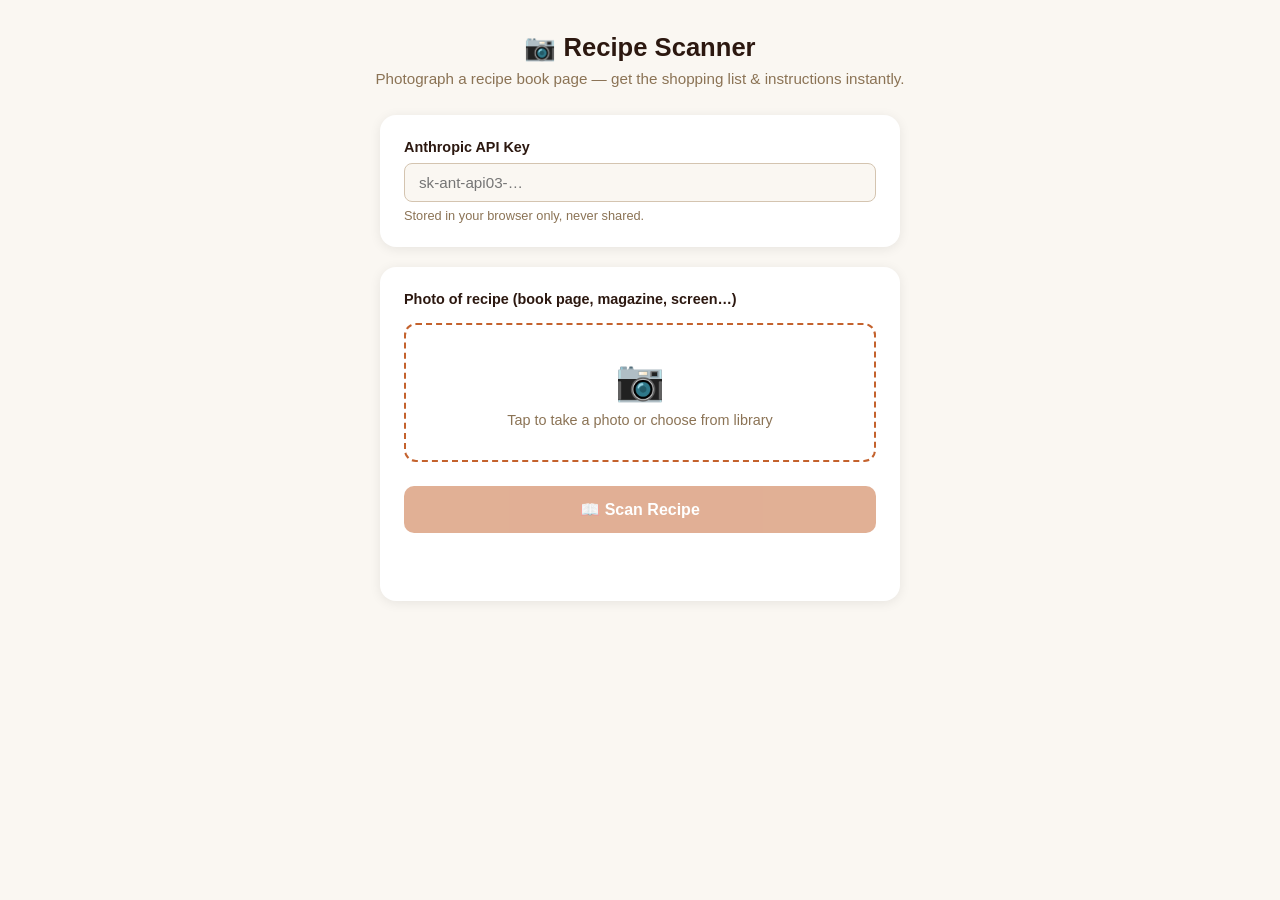
<file: recipe-scanner.html>
<!DOCTYPE html>
<html lang="en">
<head>
  <meta charset="UTF-8">
  <meta name="viewport" content="width=device-width, initial-scale=1">
  <title>Recipe Scanner</title>
  <style>
    * { box-sizing: border-box; margin: 0; padding: 0; }
    body {
      font-family: -apple-system, BlinkMacSystemFont, "Segoe UI", sans-serif;
      background: #FAF7F2;
      color: #2C1810;
      min-height: 100vh;
      display: flex;
      flex-direction: column;
      align-items: center;
      padding: 32px 16px;
    }
    h1 { font-size: 1.6rem; margin-bottom: 8px; }
    p.sub { color: #8B7355; margin-bottom: 28px; font-size: 0.95rem; text-align: center; }

    .card {
      background: #fff;
      border-radius: 16px;
      padding: 24px;
      width: 100%;
      max-width: 520px;
      box-shadow: 0 2px 12px rgba(0,0,0,0.08);
      margin-bottom: 20px;
    }
    label { display: block; font-weight: 600; margin-bottom: 8px; font-size: 0.9rem; }
    input[type="password"] {
      width: 100%;
      padding: 10px 14px;
      border: 1px solid #D4C4B0;
      border-radius: 8px;
      font-size: 0.95rem;
      background: #FAF7F2;
    }
    .photo-area {
      border: 2px dashed #C4622D;
      border-radius: 12px;
      padding: 32px;
      text-align: center;
      cursor: pointer;
      transition: background 0.2s;
      margin: 16px 0;
    }
    .photo-area:hover { background: #FFF3EE; }
    .photo-area input { display: none; }
    .photo-area .icon { font-size: 2.5rem; margin-bottom: 8px; }
    .photo-area p { color: #8B7355; font-size: 0.9rem; }
    #preview-img { width: 100%; border-radius: 8px; margin-top: 12px; display: none; }
    button.scan-btn {
      width: 100%;
      background: #C4622D;
      color: #fff;
      border: none;
      border-radius: 10px;
      padding: 14px;
      font-size: 1rem;
      font-weight: 600;
      cursor: pointer;
      margin-top: 8px;
    }
    button.scan-btn:disabled { opacity: 0.5; cursor: not-allowed; }
    #status { text-align: center; color: #8B7355; margin: 12px 0; font-size: 0.9rem; min-height: 20px; }
    .error { color: #c0392b; font-size: 0.9rem; margin-top: 8px; }

    /* Results */
    #result { display: none; }
    .result-header {
      display: flex;
      align-items: center;
      justify-content: space-between;
      margin-bottom: 4px;
    }
    .result-header h2 { font-size: 1.05rem; font-weight: 700; color: #C4622D; }
    .copy-btn {
      background: #F5EDE4;
      color: #C4622D;
      border: 1px solid #D4A984;
      border-radius: 8px;
      padding: 5px 12px;
      font-size: 0.82rem;
      font-weight: 600;
      cursor: pointer;
    }
    .copy-btn:active { background: #E8D5C4; }
    .result-section { margin-bottom: 24px; }
    .result-section:last-child { margin-bottom: 0; }
    .meta { font-size: 0.85rem; color: #8B7355; margin-bottom: 10px; }
    .result-section ul { list-style: none; padding: 0; }
    .result-section ol { padding-left: 20px; }
    .result-section li {
      padding: 7px 0;
      border-bottom: 1px solid #F0E8DD;
      font-size: 0.95rem;
      line-height: 1.4;
    }
    .result-section ul li::before { content: "• "; color: #C4622D; font-weight: bold; }
    .result-section li:last-child { border-bottom: none; }
    .skipped {
      font-size: 0.82rem;
      color: #A0856B;
      margin-top: 8px;
      font-style: italic;
    }
    .toast {
      position: fixed;
      bottom: 24px;
      left: 50%;
      transform: translateX(-50%);
      background: #2C1810;
      color: #fff;
      padding: 10px 22px;
      border-radius: 20px;
      font-size: 0.9rem;
      opacity: 0;
      transition: opacity 0.3s;
      pointer-events: none;
      white-space: nowrap;
    }
    .toast.show { opacity: 1; }
  </style>
</head>
<body>
  <h1>📷 Recipe Scanner</h1>
  <p class="sub">Photograph a recipe book page — get the shopping list &amp; instructions instantly.</p>

  <div class="card">
    <label for="api-key">Anthropic API Key</label>
    <input type="password" id="api-key" placeholder="sk-ant-api03-…">
    <p style="font-size:0.8rem;color:#8B7355;margin-top:6px">Stored in your browser only, never shared.</p>
  </div>

  <div class="card">
    <label>Photo of recipe (book page, magazine, screen…)</label>
    <div class="photo-area" onclick="document.getElementById('file-input').click()">
      <div class="icon">📷</div>
      <p>Tap to take a photo or choose from library</p>
      <input type="file" id="file-input" accept="image/*">
    </div>
    <img id="preview-img" alt="Preview">
    <button class="scan-btn" id="scan-btn" disabled>📖 Scan Recipe</button>
    <div id="status"></div>
    <div class="error" id="error-msg"></div>
  </div>

  <div class="card" id="result">
    <div class="result-section">
      <div class="result-header">
        <h2>🛒 Ingredients to buy</h2>
        <button class="copy-btn" id="copy-btn">📋 Copy list</button>
      </div>
      <div class="meta" id="servings-meta"></div>
      <ul id="ingredients-list"></ul>
      <div class="skipped" id="skipped-msg"></div>
    </div>
    <div class="result-section">
      <h2>👨‍🍳 Instructions</h2>
      <ol id="instructions-list"></ol>
    </div>
    <button class="scan-btn" id="save-btn" style="background:#5C8B3A;margin-top:8px">
      📚 Save to MyCookbook
    </button>
    <div class="error" id="save-error"></div>
  </div>

  <div class="toast" id="toast"></div>

  <script>
    const PROMPT = `You are a smart recipe assistant. Look at this photo of a recipe — it may be one or two pages of a recipe book, a magazine, a handwritten card, or any other format.

Extract the recipe and return a JSON object with these exact fields:

{
  "title": "Recipe name",
  "servings": 4,
  "ingredients": ["200g pasta", "1 onion", "400g canned tomatoes"],
  "skipped_staples": ["salt", "pepper", "olive oil"],
  "instructions": ["Boil the pasta for 10 minutes.", "Fry the onion until soft."]
}

Rules:
1. ingredients: include ONLY things someone needs to BUY. Always include quantities and units. Do NOT include everyday staples people already have at home — skip these into skipped_staples instead. Common staples to skip: salt, pepper, black pepper, olive oil, sunflower oil, vegetable oil, butter, water, plain flour, sugar, white sugar, brown sugar, vinegar, baking powder, baking soda, garlic (only if used as a basic seasoning).
2. skipped_staples: list every staple you left out.
3. Remove any footnote references, numbers or symbols from ingredient names (e.g. "Mayonnaise 3)" → "Mayonnaise", "Flour *" → "Flour").
4. instructions: one clear cooking step per item, in order. If steps span two pages, include all of them.
5. servings: how many people the recipe serves (integer). Estimate from quantities if not stated.
6. If the photo shows two pages, extract from both pages.
7. Return ONLY the JSON object. No markdown, no explanation, no code fences.`;

    const apiKeyInput = document.getElementById("api-key");
    const fileInput   = document.getElementById("file-input");
    const previewImg  = document.getElementById("preview-img");
    const scanBtn     = document.getElementById("scan-btn");
    const status      = document.getElementById("status");
    const errorMsg    = document.getElementById("error-msg");
    const result      = document.getElementById("result");
    const copyBtn     = document.getElementById("copy-btn");
    const saveBtn     = document.getElementById("save-btn");
    const saveError   = document.getElementById("save-error");
    const toastEl     = document.getElementById("toast");

    const MYCOOKBOOK_URL = "https://web-production-51557.up.railway.app";

    apiKeyInput.value = localStorage.getItem("anthropic_key") || "";
    apiKeyInput.addEventListener("change", () =>
      localStorage.setItem("anthropic_key", apiKeyInput.value.trim())
    );

    let imageBase64 = null;
    let lastIngredients = [];
    let lastRecipe = null;

    fileInput.addEventListener("change", async () => {
      const file = fileInput.files[0];
      if (!file) return;
      errorMsg.textContent = "";
      result.style.display = "none";
      status.textContent = "Resizing image…";
      imageBase64 = await resizeImage(file);
      previewImg.src = "data:image/jpeg;base64," + imageBase64;
      previewImg.style.display = "block";
      scanBtn.disabled = false;
      status.textContent = "";
    });

    scanBtn.addEventListener("click", async () => {
      const key = apiKeyInput.value.trim();
      if (!key) { errorMsg.textContent = "Please enter your API key."; return; }
      if (!imageBase64) { errorMsg.textContent = "Please select a photo first."; return; }

      scanBtn.disabled = true;
      errorMsg.textContent = "";
      result.style.display = "none";
      status.textContent = "Reading recipe… (takes a few seconds)";

      try {
        const resp = await fetch("https://api.anthropic.com/v1/messages", {
          method: "POST",
          headers: {
            "Content-Type": "application/json",
            "x-api-key": key,
            "anthropic-version": "2023-06-01",
            "anthropic-dangerous-direct-browser-access": "true",
          },
          body: JSON.stringify({
            model: "claude-haiku-4-5-20251001",
            max_tokens: 2048,
            messages: [{
              role: "user",
              content: [
                { type: "image", source: { type: "base64", media_type: "image/jpeg", data: imageBase64 } },
                { type: "text", text: PROMPT }
              ]
            }]
          })
        });

        const data = await resp.json();
        if (!resp.ok) {
          errorMsg.textContent = "API error: " + (data.error?.message || resp.status);
          return;
        }

        const raw = data.content[0].text.trim()
          .replace(/^```(?:json)?\n?/, "").replace(/\n?```$/, "").trim();
        const recipe = JSON.parse(raw);

        lastIngredients = recipe.ingredients || [];

        document.getElementById("servings-meta").textContent =
          recipe.servings ? `For ${recipe.servings} people` : "";

        document.getElementById("ingredients-list").innerHTML =
          lastIngredients.map(i => `<li>${escHtml(i)}</li>`).join("");

        const skipped = recipe.skipped_staples || [];
        document.getElementById("skipped-msg").textContent =
          skipped.length ? `Already assumed at home: ${skipped.join(", ")}` : "";

        document.getElementById("instructions-list").innerHTML =
          (recipe.instructions || []).map(s => `<li>${escHtml(s)}</li>`).join("");

        lastRecipe = recipe;
        saveError.textContent = "";
        result.style.display = "block";
        status.textContent = "";
        result.scrollIntoView({ behavior: "smooth" });
      } catch (err) {
        errorMsg.textContent = "Error: " + err.message;
        status.textContent = "";
      } finally {
        scanBtn.disabled = false;
      }
    });

    copyBtn.addEventListener("click", () => {
      if (!lastIngredients.length) return;
      const text = "🛒 Shopping list\n\n" + lastIngredients.map(i => "• " + i).join("\n");
      navigator.clipboard.writeText(text)
        .then(() => showToast("Copied to clipboard!"))
        .catch(() => {
          // Fallback for older iOS
          const ta = document.createElement("textarea");
          ta.value = text;
          ta.style.position = "fixed"; ta.style.opacity = "0";
          document.body.appendChild(ta);
          ta.focus(); ta.select();
          document.execCommand("copy");
          document.body.removeChild(ta);
          showToast("Copied!");
        });
    });

    saveBtn.addEventListener("click", () => {
      if (!lastRecipe) return;
      const payload = {
        title: lastRecipe.title || "Scanned Recipe",
        description: "",
        image: "",
        ingredients: lastRecipe.ingredients || [],
        instructions: lastRecipe.instructions || [],
        prepTime: "",
        cookTime: "",
        servings: lastRecipe.servings || null,
        source_url: "",
        tags: [],
      };
      const encoded = btoa(unescape(encodeURIComponent(JSON.stringify(payload))));
      window.location.href = MYCOOKBOOK_URL + "/save-from-scanner?recipe=" + encoded;
    });

    function showToast(msg) {
      toastEl.textContent = msg;
      toastEl.classList.add("show");
      setTimeout(() => toastEl.classList.remove("show"), 2000);
    }

    function escHtml(str) {
      return str.replace(/&/g,"&amp;").replace(/</g,"&lt;").replace(/>/g,"&gt;");
    }

    function resizeImage(file) {
      return new Promise((resolve, reject) => {
        const img = new Image();
        const url = URL.createObjectURL(file);
        img.onload = () => {
          URL.revokeObjectURL(url);
          const MAX = 1200;
          let { width, height } = img;
          if (width > MAX || height > MAX) {
            if (width > height) { height = Math.round(height * MAX / width); width = MAX; }
            else { width = Math.round(width * MAX / height); height = MAX; }
          }
          const canvas = document.createElement("canvas");
          canvas.width = width; canvas.height = height;
          canvas.getContext("2d").drawImage(img, 0, 0, width, height);
          resolve(canvas.toDataURL("image/jpeg", 0.85).split(",")[1]);
        };
        img.onerror = reject;
        img.src = url;
      });
    }
  </script>
</body>
</html>
</file>
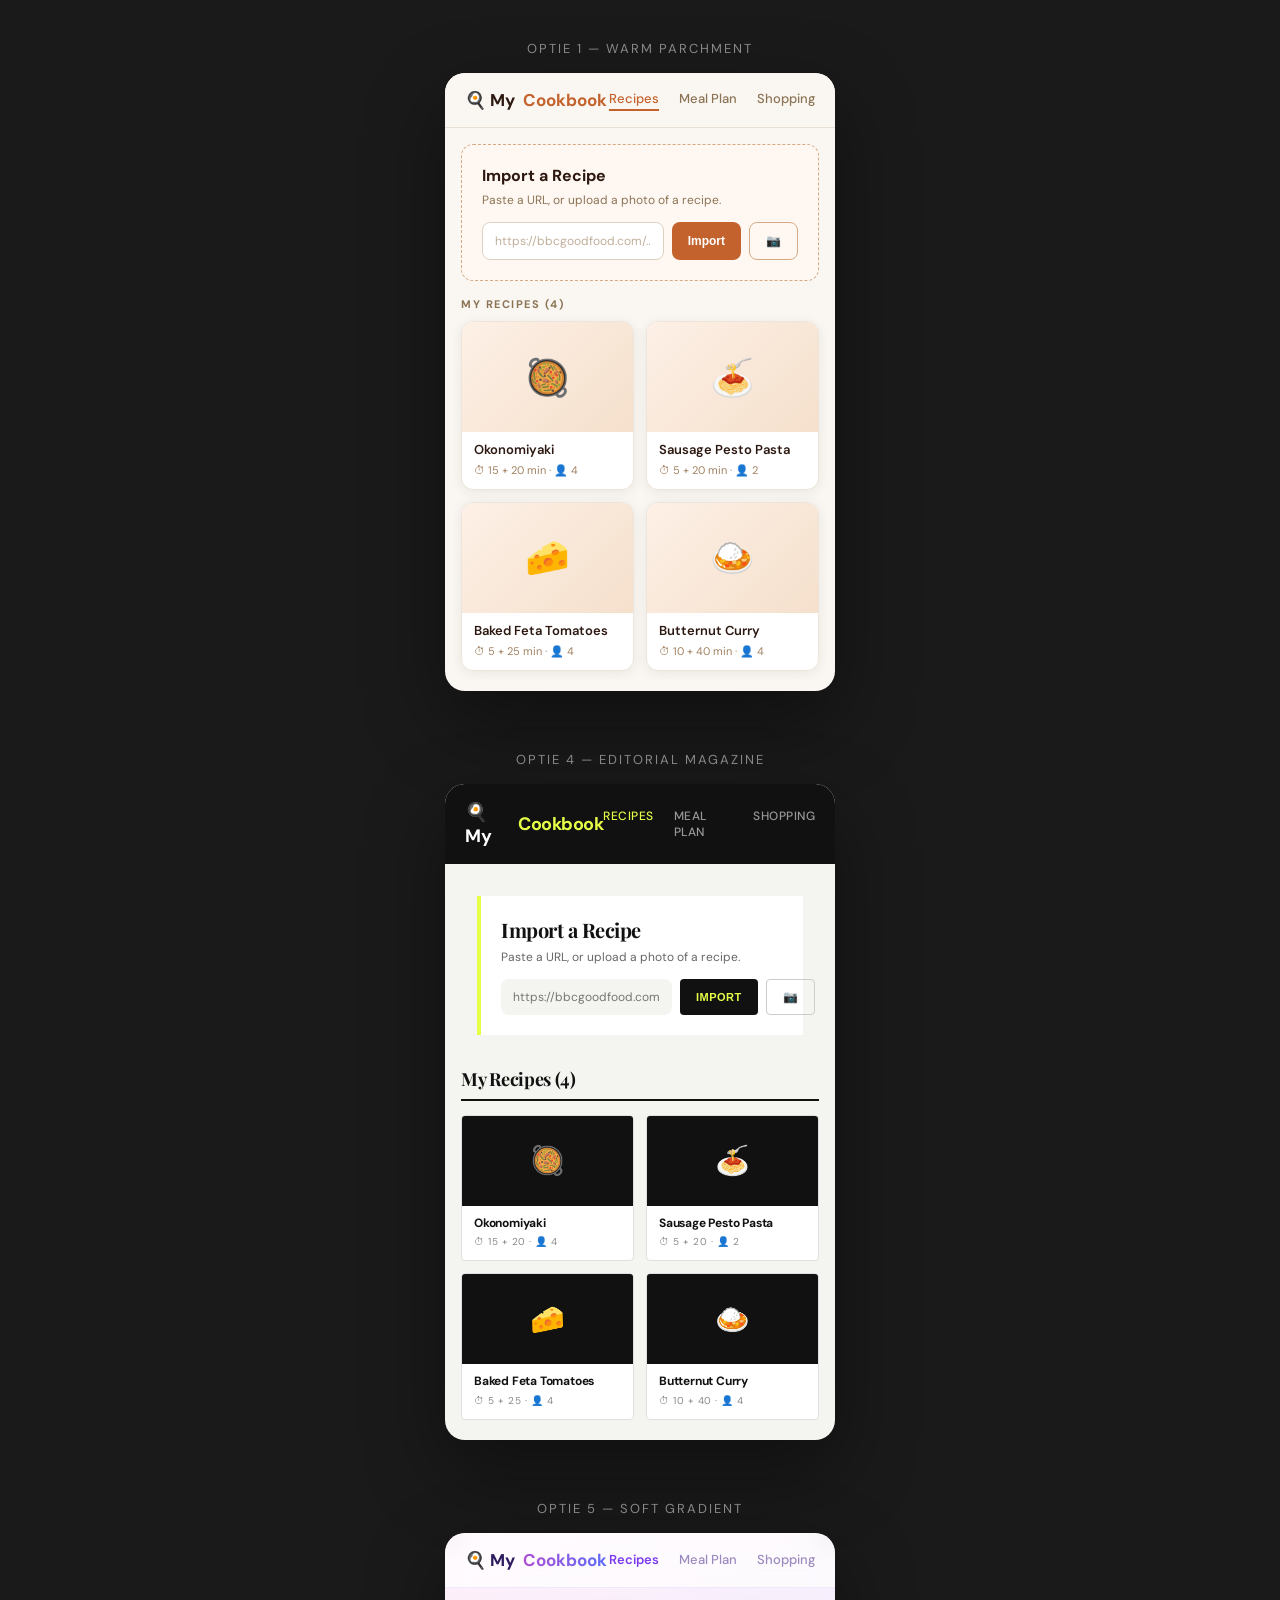
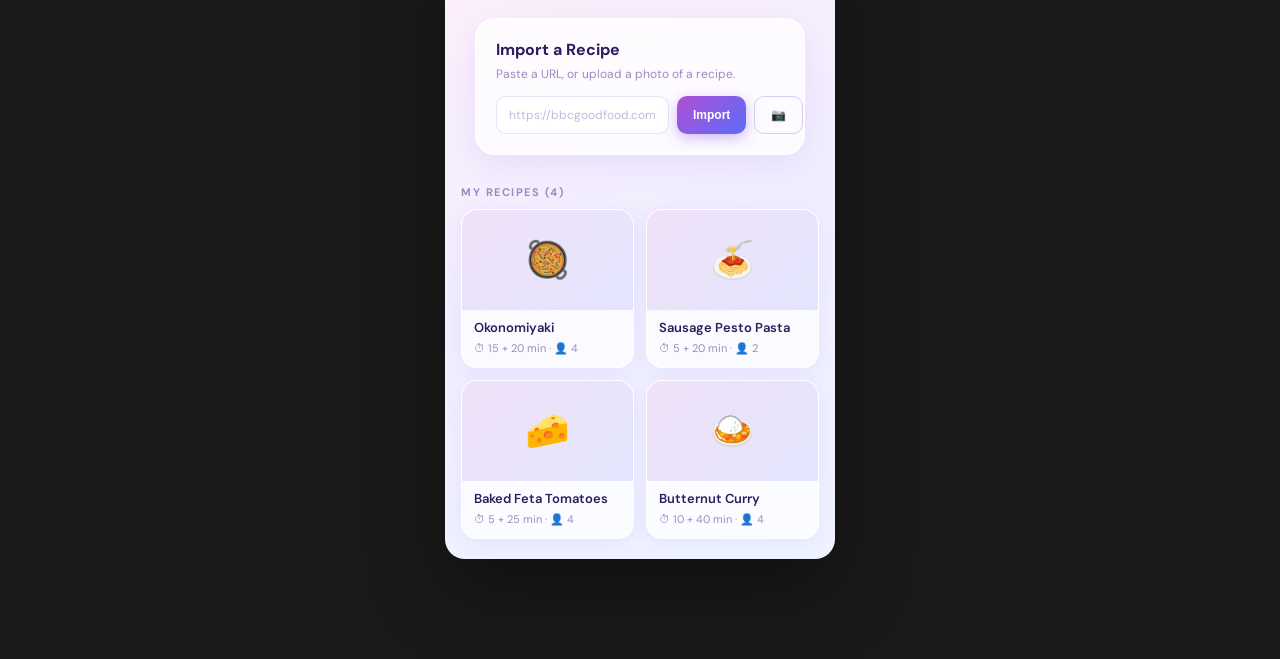
<file: static/mockups.html>
<!DOCTYPE html>
<html lang="en">
<head>
<meta charset="UTF-8">
<meta name="viewport" content="width=device-width, initial-scale=1.0">
<title>Design Mockups</title>
<link rel="preconnect" href="https://fonts.googleapis.com">
<link href="https://fonts.googleapis.com/css2?family=DM+Sans:ital,opsz,wght@0,9..40,300;0,9..40,400;0,9..40,500;0,9..40,600;0,9..40,700;1,9..40,400&family=Playfair+Display:wght@700;800&display=swap" rel="stylesheet">
<style>
* { margin: 0; padding: 0; box-sizing: border-box; }
body { font-family: 'DM Sans', sans-serif; background: #1a1a1a; }

/* ─── SHARED LAYOUT ─── */
.mockup { width: 390px; margin: 0 auto 60px; border-radius: 20px; overflow: hidden; box-shadow: 0 30px 80px rgba(0,0,0,0.4); }
.mockup-label { text-align: center; color: #888; font-family: 'DM Sans', sans-serif; font-size: 13px; letter-spacing: 2px; text-transform: uppercase; margin-bottom: 16px; }
.section-wrapper { padding: 60px 24px; }

.mock-nav { display: flex; align-items: center; justify-content: space-between; padding: 16px 20px; }
.mock-brand { font-weight: 700; font-size: 17px; display: flex; align-items: center; gap: 8px; }
.mock-nav-links { display: flex; gap: 20px; font-size: 13px; font-weight: 500; }

.mock-import { border-radius: 12px; padding: 20px; margin: 16px; }
.mock-import h2 { font-size: 16px; font-weight: 700; margin-bottom: 6px; }
.mock-import p { font-size: 12px; margin-bottom: 14px; }
.mock-import-row { display: flex; gap: 8px; }
.mock-input { flex: 1; border-radius: 8px; padding: 10px 12px; font-size: 12px; border: none; outline: none; }
.mock-btn { padding: 10px 16px; border-radius: 8px; border: none; font-size: 12px; font-weight: 600; cursor: pointer; white-space: nowrap; }
.mock-btn-ghost { background: transparent; border: 1.5px solid; padding: 9px 16px; }

.mock-grid { display: grid; grid-template-columns: 1fr 1fr; gap: 12px; padding: 0 16px 20px; }
.mock-card { border-radius: 12px; overflow: hidden; }
.mock-card-img { height: 110px; display: flex; align-items: center; justify-content: center; font-size: 36px; }
.mock-card-body { padding: 10px 12px 12px; }
.mock-card-title { font-size: 13px; font-weight: 600; line-height: 1.3; margin-bottom: 4px; }
.mock-card-meta { font-size: 11px; }

.mock-section-title { font-size: 13px; font-weight: 700; letter-spacing: .5px; padding: 0 16px 10px; }

/* ═══════════════════════════════════════════════
   OPTION 1 — WARM PARCHMENT
═══════════════════════════════════════════════ */
.o1 { background: #FAF7F2; color: #2C1810; }
.o1 .mock-nav { background: #FAF7F2; border-bottom: 1px solid #E8E0D4; }
.o1 .mock-brand { color: #2C1810; }
.o1 .mock-brand span { color: #C4622D; }
.o1 .mock-nav-links a { color: #8B7355; text-decoration: none; }
.o1 .mock-nav-links a.active { color: #C4622D; border-bottom: 2px solid #C4622D; padding-bottom: 2px; }
.o1 .mock-import { background: #FFF8F2; border: 1.5px dashed #D4A984; }
.o1 .mock-import h2 { color: #2C1810; }
.o1 .mock-import p { color: #8B7355; }
.o1 .mock-input { background: #FFFFFF; color: #2C1810; border: 1.5px solid #DDD0C0; font-family: 'DM Sans', sans-serif; }
.o1 .mock-input::placeholder { color: #C0AE9A; }
.o1 .mock-btn-primary { background: #C4622D; color: #fff; }
.o1 .mock-btn-ghost { border-color: #D4A984; color: #8B7355; }
.o1 .mock-section-title { color: #8B7355; text-transform: uppercase; font-size: 11px; letter-spacing: 1.5px; }
.o1 .mock-card { background: #FFFFFF; box-shadow: 0 2px 12px rgba(44,24,16,.08); border: 1px solid #EDE5DC; }
.o1 .mock-card-img { background: linear-gradient(135deg, #FDF0E6, #F5E0CC); }
.o1 .mock-card-title { color: #2C1810; }
.o1 .mock-card-meta { color: #A08060; }

/* ═══════════════════════════════════════════════
   OPTION 4 — EDITORIAL MAGAZINE
═══════════════════════════════════════════════ */
.o4 { background: #F4F4F0; color: #111; }
.o4 .mock-nav { background: #111111; }
.o4 .mock-brand { color: #FFFFFF; letter-spacing: -0.5px; font-size: 18px; }
.o4 .mock-brand span { color: #E8FF47; }
.o4 .mock-nav-links a { color: #999; text-decoration: none; font-size: 12px; letter-spacing: .5px; text-transform: uppercase; }
.o4 .mock-nav-links a.active { color: #E8FF47; }
.o4 .mock-import { background: #FFFFFF; border-left: 4px solid #E8FF47; border-radius: 0; }
.o4 .mock-import h2 { font-family: 'Playfair Display', serif; font-size: 20px; letter-spacing: -0.5px; color: #111; }
.o4 .mock-import p { color: #666; }
.o4 .mock-input { background: #F4F4F0; color: #111; border: none; font-family: 'DM Sans', sans-serif; }
.o4 .mock-btn-primary { background: #111111; color: #E8FF47; border-radius: 4px; letter-spacing: .5px; text-transform: uppercase; font-size: 11px; }
.o4 .mock-btn-ghost { border-color: #CCC; color: #555; border-radius: 4px; }
.o4 .mock-section-title { font-family: 'Playfair Display', serif; font-size: 18px; font-weight: 700; letter-spacing: -0.3px; color: #111; padding-bottom: 8px; border-bottom: 2px solid #111; margin: 0 16px 14px; padding: 0 0 8px; }
.o4 .mock-grid { padding: 0 16px 20px; }
.o4 .mock-card { background: #FFFFFF; border-radius: 4px; box-shadow: none; border: 1px solid #E0E0E0; }
.o4 .mock-card-img { background: #111; font-size: 30px; height: 90px; }
.o4 .mock-card-title { color: #111; font-weight: 700; font-size: 12px; letter-spacing: -.2px; }
.o4 .mock-card-meta { color: #888; font-size: 10px; text-transform: uppercase; letter-spacing: .5px; }

/* ═══════════════════════════════════════════════
   OPTION 5 — SOFT GRADIENT
═══════════════════════════════════════════════ */
.o5 { background: linear-gradient(160deg, #FFF0FA 0%, #F0EEFF 50%, #EEF4FF 100%); color: #2D1B5E; }
.o5 .mock-nav { background: rgba(255,255,255,0.7); backdrop-filter: blur(12px); border-bottom: 1px solid rgba(180,160,220,.2); }
.o5 .mock-brand { color: #2D1B5E; }
.o5 .mock-brand span { background: linear-gradient(90deg, #B04FD4, #5B6CF8); -webkit-background-clip: text; -webkit-text-fill-color: transparent; }
.o5 .mock-nav-links a { color: #9B8AC0; text-decoration: none; }
.o5 .mock-nav-links a.active { color: #7C3AED; font-weight: 600; }
.o5 .mock-import { background: rgba(255,255,255,0.75); backdrop-filter: blur(16px); border: 1px solid rgba(255,255,255,0.9); border-radius: 20px; box-shadow: 0 8px 32px rgba(124,58,237,.1); }
.o5 .mock-import h2 { color: #2D1B5E; }
.o5 .mock-import p { color: #9B8AC0; }
.o5 .mock-input { background: rgba(255,255,255,0.8); color: #2D1B5E; border: 1px solid rgba(180,160,220,.3); font-family: 'DM Sans', sans-serif; border-radius: 10px; }
.o5 .mock-input::placeholder { color: #C4B8DE; }
.o5 .mock-btn-primary { background: linear-gradient(135deg, #B04FD4, #5B6CF8); color: #fff; border-radius: 10px; box-shadow: 0 4px 14px rgba(124,58,237,.35); }
.o5 .mock-btn-ghost { border-color: rgba(180,160,220,.5); color: #9B8AC0; border-radius: 10px; }
.o5 .mock-section-title { color: #9B8AC0; font-size: 11px; text-transform: uppercase; letter-spacing: 1.5px; }
.o5 .mock-card { background: rgba(255,255,255,0.75); backdrop-filter: blur(10px); border: 1px solid rgba(255,255,255,0.9); box-shadow: 0 4px 20px rgba(124,58,237,.08); border-radius: 16px; }
.o5 .mock-card-img { background: linear-gradient(135deg, rgba(176,79,212,.15), rgba(91,108,248,.15)); border-radius: 0; height: 100px; }
.o5 .mock-card-title { color: #2D1B5E; }
.o5 .mock-card-meta { color: #9B8AC0; }
</style>
</head>
<body>
<div style="padding: 40px 24px;">

  <!-- ───── OPTIE 1 ───── -->
  <p class="mockup-label">Optie 1 — Warm Parchment</p>
  <div class="mockup o1">
    <nav class="mock-nav">
      <div class="mock-brand">🍳 My<span>Cookbook</span></div>
      <div class="mock-nav-links">
        <a href="#" class="active">Recipes</a>
        <a href="#">Meal Plan</a>
        <a href="#">Shopping</a>
      </div>
    </nav>
    <div class="mock-import">
      <h2>Import a Recipe</h2>
      <p>Paste a URL, or upload a photo of a recipe.</p>
      <div class="mock-import-row">
        <input class="mock-input" placeholder="https://bbcgoodfood.com/…" readonly>
        <button class="mock-btn mock-btn-primary">Import</button>
        <button class="mock-btn mock-btn-ghost">📷</button>
      </div>
    </div>
    <p class="mock-section-title">My Recipes (4)</p>
    <div class="mock-grid">
      <div class="mock-card"><div class="mock-card-img">🥘</div><div class="mock-card-body"><div class="mock-card-title">Okonomiyaki</div><div class="mock-card-meta">⏱ 15 + 20 min · 👤 4</div></div></div>
      <div class="mock-card"><div class="mock-card-img">🍝</div><div class="mock-card-body"><div class="mock-card-title">Sausage Pesto Pasta</div><div class="mock-card-meta">⏱ 5 + 20 min · 👤 2</div></div></div>
      <div class="mock-card"><div class="mock-card-img">🧀</div><div class="mock-card-body"><div class="mock-card-title">Baked Feta Tomatoes</div><div class="mock-card-meta">⏱ 5 + 25 min · 👤 4</div></div></div>
      <div class="mock-card"><div class="mock-card-img">🍛</div><div class="mock-card-body"><div class="mock-card-title">Butternut Curry</div><div class="mock-card-meta">⏱ 10 + 40 min · 👤 4</div></div></div>
    </div>
  </div>

  <!-- ───── OPTIE 4 ───── -->
  <p class="mockup-label">Optie 4 — Editorial Magazine</p>
  <div class="mockup o4">
    <nav class="mock-nav">
      <div class="mock-brand">🍳 My<span>Cookbook</span></div>
      <div class="mock-nav-links">
        <a href="#" class="active">Recipes</a>
        <a href="#">Meal Plan</a>
        <a href="#">Shopping</a>
      </div>
    </nav>
    <div style="padding: 16px;">
      <div class="mock-import o4">
        <h2>Import a Recipe</h2>
        <p style="margin-bottom:14px;">Paste a URL, or upload a photo of a recipe.</p>
        <div class="mock-import-row">
          <input class="mock-input" placeholder="https://bbcgoodfood.com/…" readonly>
          <button class="mock-btn mock-btn-primary">IMPORT</button>
          <button class="mock-btn mock-btn-ghost">📷</button>
        </div>
      </div>
    </div>
    <div class="mock-section-title">My Recipes (4)</div>
    <div class="mock-grid">
      <div class="mock-card o4"><div class="mock-card-img" style="font-size:28px">🥘</div><div class="mock-card-body"><div class="mock-card-title">Okonomiyaki</div><div class="mock-card-meta">⏱ 15 + 20 · 👤 4</div></div></div>
      <div class="mock-card o4"><div class="mock-card-img" style="font-size:28px">🍝</div><div class="mock-card-body"><div class="mock-card-title">Sausage Pesto Pasta</div><div class="mock-card-meta">⏱ 5 + 20 · 👤 2</div></div></div>
      <div class="mock-card o4"><div class="mock-card-img" style="font-size:28px">🧀</div><div class="mock-card-body"><div class="mock-card-title">Baked Feta Tomatoes</div><div class="mock-card-meta">⏱ 5 + 25 · 👤 4</div></div></div>
      <div class="mock-card o4"><div class="mock-card-img" style="font-size:28px">🍛</div><div class="mock-card-body"><div class="mock-card-title">Butternut Curry</div><div class="mock-card-meta">⏱ 10 + 40 · 👤 4</div></div></div>
    </div>
  </div>

  <!-- ───── OPTIE 5 ───── -->
  <p class="mockup-label">Optie 5 — Soft Gradient</p>
  <div class="mockup o5">
    <nav class="mock-nav">
      <div class="mock-brand">🍳 My<span>Cookbook</span></div>
      <div class="mock-nav-links">
        <a href="#" class="active">Recipes</a>
        <a href="#">Meal Plan</a>
        <a href="#">Shopping</a>
      </div>
    </nav>
    <div style="padding: 14px;">
      <div class="mock-import o5">
        <h2>Import a Recipe</h2>
        <p style="margin-bottom:14px;">Paste a URL, or upload a photo of a recipe.</p>
        <div class="mock-import-row">
          <input class="mock-input" placeholder="https://bbcgoodfood.com/…" readonly>
          <button class="mock-btn mock-btn-primary">Import</button>
          <button class="mock-btn mock-btn-ghost">📷</button>
        </div>
      </div>
    </div>
    <p class="mock-section-title" style="padding: 0 16px 10px;">My Recipes (4)</p>
    <div class="mock-grid">
      <div class="mock-card o5"><div class="mock-card-img">🥘</div><div class="mock-card-body"><div class="mock-card-title">Okonomiyaki</div><div class="mock-card-meta">⏱ 15 + 20 min · 👤 4</div></div></div>
      <div class="mock-card o5"><div class="mock-card-img">🍝</div><div class="mock-card-body"><div class="mock-card-title">Sausage Pesto Pasta</div><div class="mock-card-meta">⏱ 5 + 20 min · 👤 2</div></div></div>
      <div class="mock-card o5"><div class="mock-card-img">🧀</div><div class="mock-card-body"><div class="mock-card-title">Baked Feta Tomatoes</div><div class="mock-card-meta">⏱ 5 + 25 min · 👤 4</div></div></div>
      <div class="mock-card o5"><div class="mock-card-img">🍛</div><div class="mock-card-body"><div class="mock-card-title">Butternut Curry</div><div class="mock-card-meta">⏱ 10 + 40 min · 👤 4</div></div></div>
    </div>
  </div>

</div>
</body>
</html>
</file>
